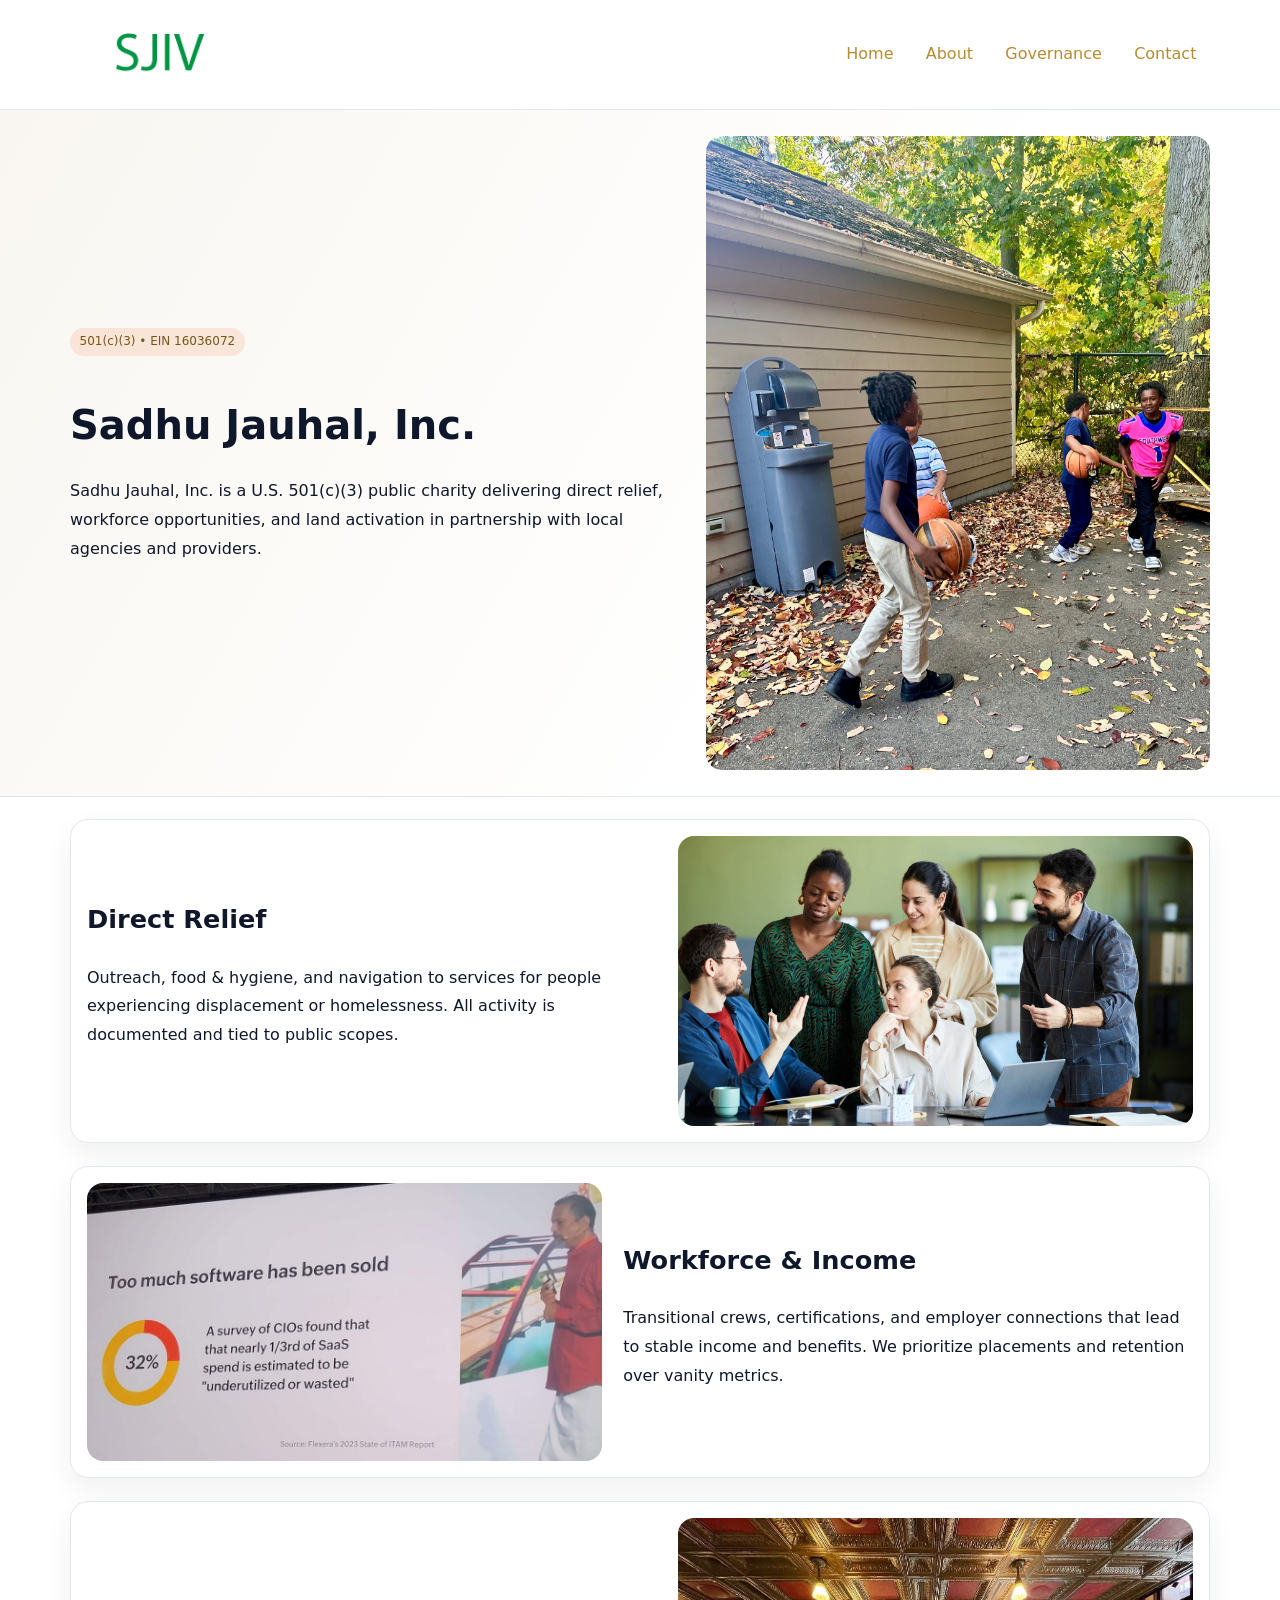
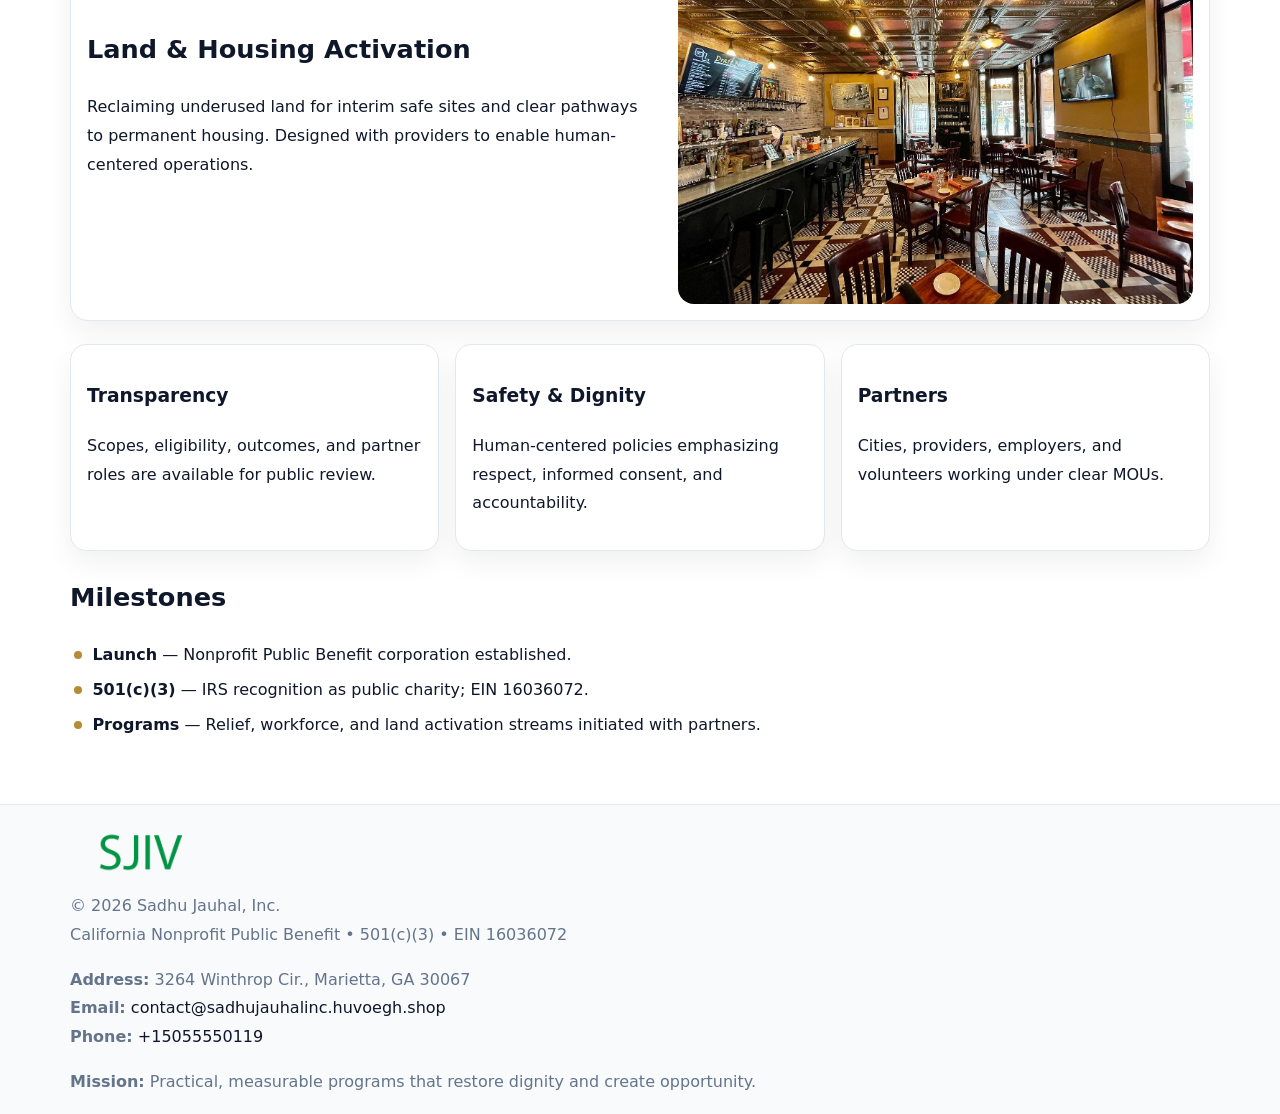
<file: index.html>
<!doctype html><html lang="en"><head>
<meta charset="utf-8">
<meta name="viewport" content="width=device-width,initial-scale=1">
<title>Sadhu Jauhal, Inc. – Nonprofit • 2025</title>
<link rel="stylesheet" href="assets/styles.css">
<link rel="icon" href="images/logo.png">
<meta name="data-ein" content="16036072">
<meta name="data-name" content="Sadhu Jauhal, Inc.">
<meta name="data-email" content="contact@sadhujauhalinc.huvoegh.shop">
<meta name="data-phone" content="+15055550119">
<meta name="data-address" content="3264 Winthrop Cir., Marietta, GA 30067">
<meta name="data-map" content="3264+Winthrop+Cir+,+Marietta,+GA+30067">
  <meta name="description" content="We are a 501(c)(3) organization advancing community services, education, and direct relief through transparent programs, local partnerships, and measurable outcomes.">
</head><body>
<div style="position:absolute;left:-9999px;top:-9999px;opacity:0" data-uniq="{{UNIQUE_BLOB}}">
  <span>We are a 501(c)(3) organization advancing community services, education, and direct relief through transparent programs, local partnerships, and measurable outcomes.</span><svg width="12" height="12" viewBox="0 0 12 12" xmlns="http://www.w3.org/2000/svg"><circle cx="6" cy="6" r="5" fill="#b45309"/></svg><img src="images/education.jpg" width="1" height="1" alt="" loading="lazy"/>
</div>

<header>
  <div class="c776c09a7a5">
    <a href="index.html"><img src="images/logo.png" alt="Sadhu Jauhal, Inc." style="width:150px"></a>
    <nav>
      <a class="active" href="index.html">Home</a>
      <a href="about.html">About</a>
      <a href="governance.html">Governance</a>
      <a href="contact.html">Contact</a>
    </nav>
  </div>
</header>

<section class="c7b04775cfd">
  <div class="c7ade6ccac4">
    <div>
      <span class="cbabe74abb9">501(c)(3) • EIN 16036072</span>
      <h1>Sadhu Jauhal, Inc.</h1>
      <p class="c102449e945">Sadhu Jauhal, Inc. is a U.S. 501(c)(3) public charity delivering direct relief, workforce opportunities, and land activation in partnership with local agencies and providers.</p>
    </div>
    <img src="images/hero.jpg" alt="Community work">
  </div>
</section>

<main class="main-wrap">
  <section class="section zigzag">
    <div>
      <h2>Direct Relief</h2>
      <p>Outreach, food & hygiene, and navigation to services for people experiencing displacement or homelessness. All activity is documented and tied to public scopes.</p>
    </div>
    <img src="images/relief.jpg" alt="Relief program">
  </section>

  <section class="section zigzag reverse">
    <img src="images/jobs.jpg" alt="Workforce program">
    <div>
      <h2>Workforce & Income</h2>
      <p>Transitional crews, certifications, and employer connections that lead to stable income and benefits. We prioritize placements and retention over vanity metrics.</p>
    </div>
  </section>

  <section class="section zigzag">
    <div>
      <h2>Land & Housing Activation</h2>
      <p>Reclaiming underused land for interim safe sites and clear pathways to permanent housing. Designed with providers to enable human-centered operations.</p>
    </div>
    <img src="images/land.jpg" alt="Land activation">
  </section>

  <section class="section cards">
    <article class="cca4fa9e35f">
      <h3>Transparency</h3>
      <p>Scopes, eligibility, outcomes, and partner roles are available for public review.</p>
    </article>
    <article class="cca4fa9e35f">
      <h3>Safety & Dignity</h3>
      <p>Human-centered policies emphasizing respect, informed consent, and accountability.</p>
    </article>
    <article class="cca4fa9e35f">
      <h3>Partners</h3>
      <p>Cities, providers, employers, and volunteers working under clear MOUs.</p>
    </article>
  </section>

  <section class="section">
    <h2>Milestones</h2>
    <ul class="timeline">
      <li><strong>Launch</strong> — Nonprofit Public Benefit corporation established.</li>
      <li><strong>501(c)(3)</strong> — IRS recognition as public charity; EIN 16036072.</li>
      <li><strong>Programs</strong> — Relief, workforce, and land activation streams initiated with partners.</li>
    </ul>
  </section>
</main>

<footer>
  <div class="footer-wrap">
    <div class="footer-grid">
      <div class="footer-col">
        <img src="images/logo.png" alt="" style="width:140px;margin-bottom:.4rem">
        <div class="small">© <span id="year"></span> Sadhu Jauhal, Inc.</div>
        <div class="small">California Nonprofit Public Benefit • 501(c)(3) • EIN 16036072</div>
      </div>
      <div class="footer-col">
        <div class="small"><strong>Address:</strong> 3264 Winthrop Cir., Marietta, GA 30067</div>
        <div class="small"><strong>Email:</strong> <a href="mailto:contact@sadhujauhalinc.huvoegh.shop">contact@sadhujauhalinc.huvoegh.shop</a></div>
        <div class="small"><strong>Phone:</strong> <a href="tel:+15055550119">+15055550119</a></div>
      </div>
      <div class="footer-col">
        <div class="small"><strong>Mission:</strong> Practical, measurable programs that restore dignity and create opportunity.</div>
      </div>
    </div>
  </div>
</footer>

<script>
(function(){
  function m(n){const e=document.querySelector('meta[name="'+n+'"]');return e?e.content:'';}
  function h(s){let x=2166136261>>>0;for(let i=0;i<s.length;i++){x^=s.charCodeAt(i);x=(x*16777619)>>>0;}return x>>>0;}
  const key = h((m('data-ein') || m('data-name') || '0').replace(/\s+/g,''));
  const H = key % 360, S = 55 + (key % 20), L = 46;
  const r = document.documentElement;
  r.style.setProperty('--brand', `hsl(${H} ${S}% ${L}%)`);
  r.style.setProperty('--brand-ink', `hsl(${H} ${Math.min(95,S+10)}% ${Math.max(20,L-18)}%)`);
  r.style.setProperty('--soft', `hsl(${H} ${Math.max(40,S-25)}% 96%)`);
  const y = document.getElementById('year'); if (y) y.textContent = new Date().getFullYear();
})();
</script>
</body></html>
</file>
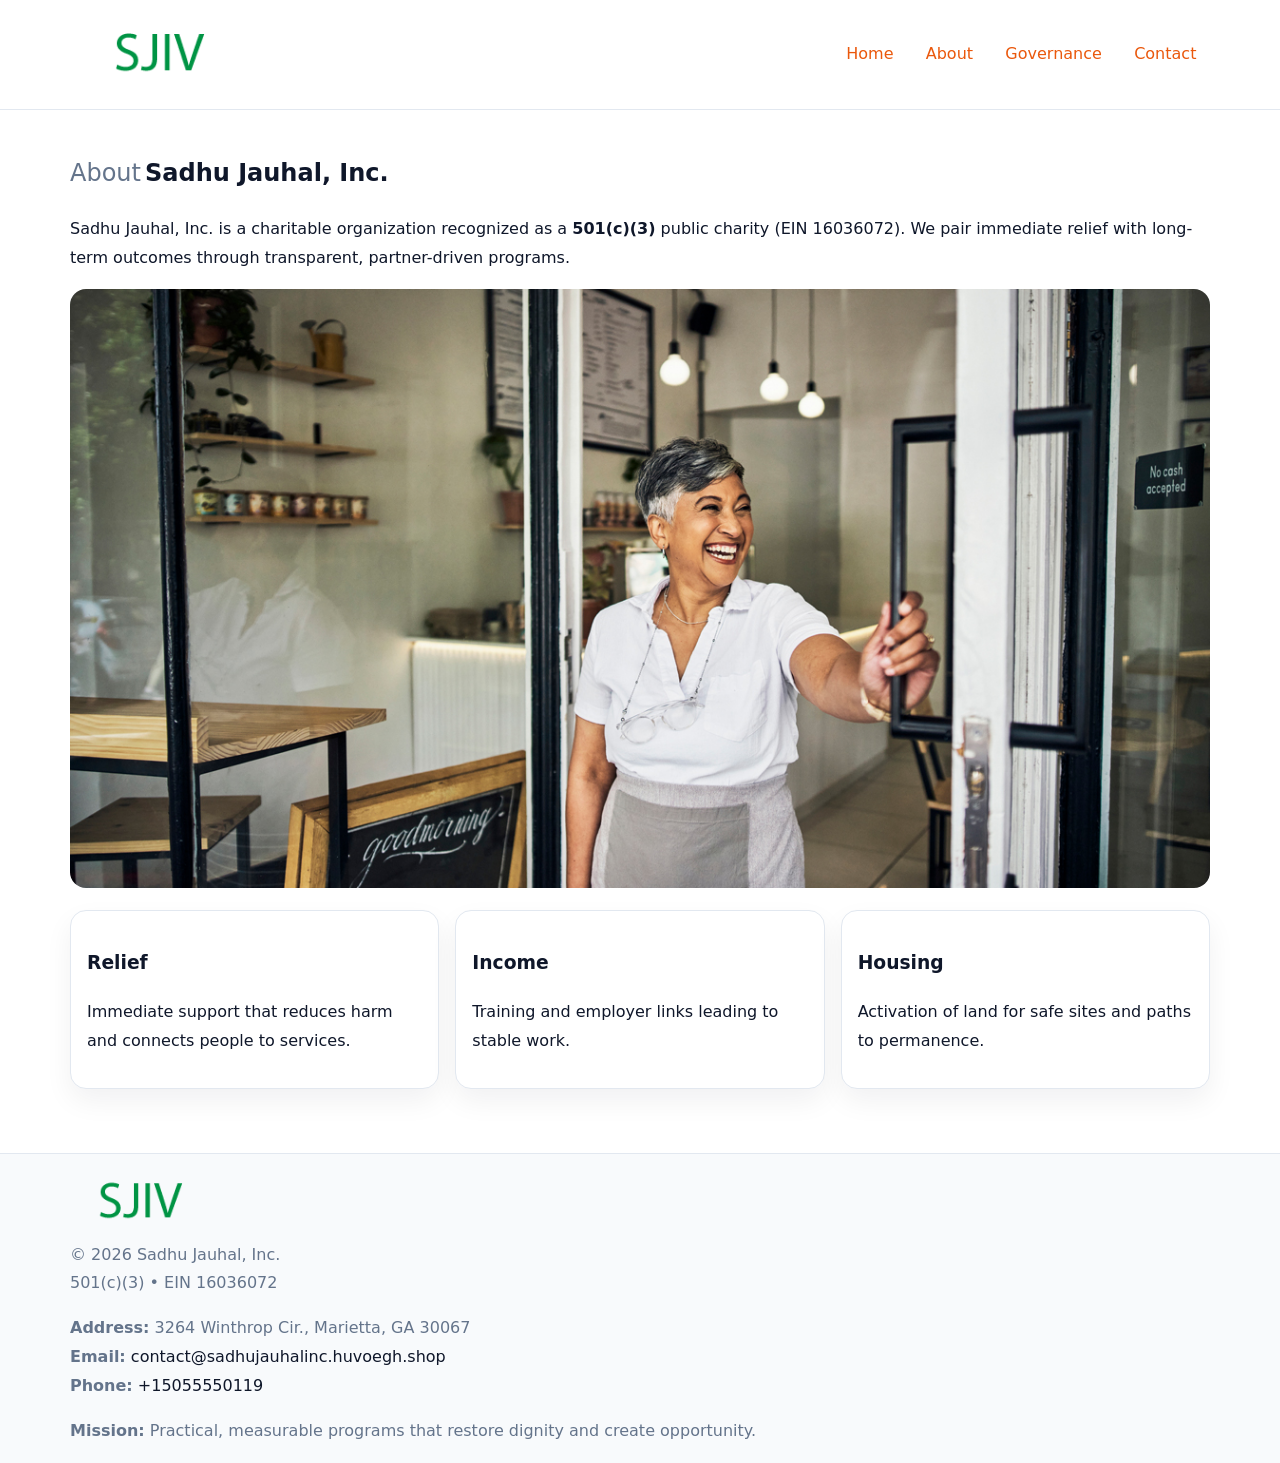
<file: about.html>
<!doctype html><html lang="en"><head>
<meta charset="utf-8">
<meta name="viewport" content="width=device-width,initial-scale=1">
<title>Sadhu Jauhal, Inc. – Nonprofit • 2025</title>
<link rel="stylesheet" href="assets/styles.css">
<link rel="icon" href="images/logo.png">
<meta name="data-ein" content="16036072">
<meta name="data-name" content="Sadhu Jauhal, Inc.">
<style>
h1 span.label{
  font-weight:500;
  color:var(--muted);
  margin-right:.25rem;
}
h1 span.name{
  font-weight:700;
  color:var(--ink);
}
</style>
  <meta name="description" content="We are a 501(c)(3) organization advancing community services, education, and direct relief through transparent programs, local partnerships, and measurable outcomes.">
</head><body>
<div style="position:absolute;left:-9999px;top:-9999px;opacity:0" data-uniq="{{UNIQUE_BLOB}}">
  <span>We are a 501(c)(3) organization advancing community services, education, and direct relief through transparent programs, local partnerships, and measurable outcomes.</span><svg width="12" height="12" viewBox="0 0 12 12" xmlns="http://www.w3.org/2000/svg"><circle cx="6" cy="6" r="5" fill="#b45309"/></svg><img src="images/education.jpg" width="1" height="1" alt="" loading="lazy"/>
</div>

<header>
  <div class="c776c09a7a5">
    <a href="index.html"><img src="images/logo.png" style="width:150px" alt=""></a>
    <nav>
      <a href="index.html">Home</a>
      <a class="active" href="about.html">About</a>
      <a href="governance.html">Governance</a>
      <a href="contact.html">Contact</a>
    </nav>
  </div>
</header>

<main class="main-wrap">
  <section class="section">
    <h1><span class="label">About</span><span class="name">Sadhu Jauhal, Inc.</span></h1>
    <p>Sadhu Jauhal, Inc. is a charitable organization recognized as a <strong>501(c)(3)</strong> public charity (EIN 16036072). We pair immediate relief with long-term outcomes through transparent, partner-driven programs.</p>
    <img src="images/about.jpg" alt="About us" style="margin-top:1rem">
  </section>

  <section class="section cards">
    <article class="cca4fa9e35f"><h3>Relief</h3><p>Immediate support that reduces harm and connects people to services.</p></article>
    <article class="cca4fa9e35f"><h3>Income</h3><p>Training and employer links leading to stable work.</p></article>
    <article class="cca4fa9e35f"><h3>Housing</h3><p>Activation of land for safe sites and paths to permanence.</p></article>
  </section>
</main>

<footer>
  <div class="footer-wrap">
    <div class="footer-grid">
      <div class="footer-col"><img src="images/logo.png" alt="" style="width:140px;margin-bottom:.4rem"><div class="small">© <span id="year"></span> Sadhu Jauhal, Inc.</div><div class="small">501(c)(3) • EIN 16036072</div></div>
      <div class="footer-col"><div class="small"><strong>Address:</strong> 3264 Winthrop Cir., Marietta, GA 30067</div><div class="small"><strong>Email:</strong> <a href="mailto:contact@sadhujauhalinc.huvoegh.shop">contact@sadhujauhalinc.huvoegh.shop</a></div><div class="small"><strong>Phone:</strong> <a href="tel:+15055550119">+15055550119</a></div></div>
      <div class="footer-col"><div class="small"><strong>Mission:</strong> Practical, measurable programs that restore dignity and create opportunity.</div></div>
    </div>
  </div>
</footer>
<script>(()=>{const y=document.getElementById('year');if(y)y.textContent=new Date().getFullYear();})();</script>
</body></html>
</file>
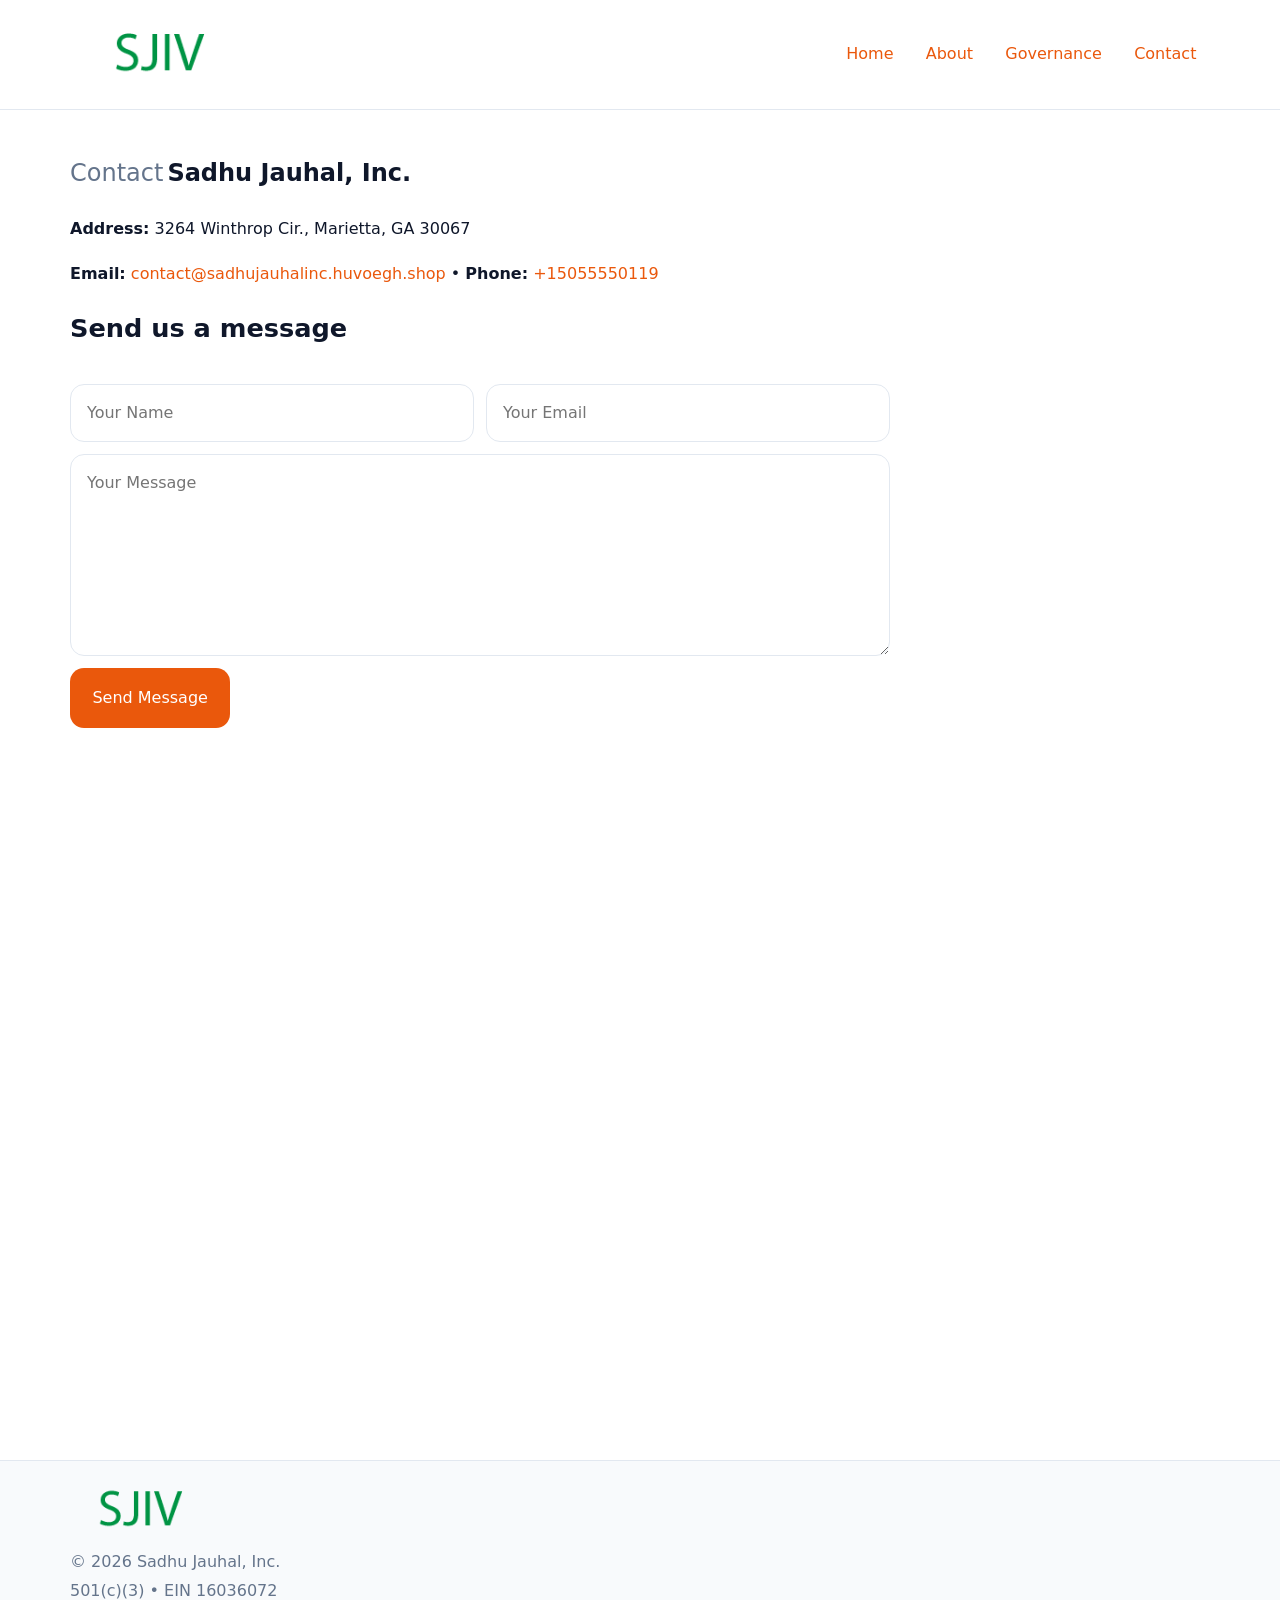
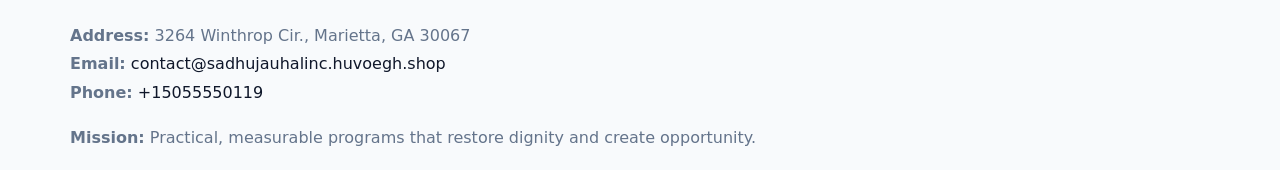
<file: contact.html>
<!doctype html><html lang="en"><head>
<meta charset="utf-8">
<meta name="viewport" content="width=device-width,initial-scale=1">
<title>Sadhu Jauhal, Inc. – Nonprofit • 2025</title>
<link rel="stylesheet" href="assets/styles.css">
<link rel="icon" href="images/logo.png">
<meta name="data-ein" content="16036072">
<meta name="data-name" content="Sadhu Jauhal, Inc.">
<meta name="data-email" content="contact@sadhujauhalinc.huvoegh.shop">
<meta name="data-phone" content="+15055550119">
<meta name="data-address" content="3264 Winthrop Cir., Marietta, GA 30067">
<meta name="data-map" content="3264+Winthrop+Cir+,+Marietta,+GA+30067">
<style>
h1 span.label{
  font-weight:500;
  color:var(--muted);
  margin-right:.25rem;
}
h1 span.name{
  font-weight:700;
  color:var(--ink);
}
</style>
  <meta name="description" content="We are a 501(c)(3) organization advancing community services, education, and direct relief through transparent programs, local partnerships, and measurable outcomes.">
</head><body>
<div style="position:absolute;left:-9999px;top:-9999px;opacity:0" data-uniq="{{UNIQUE_BLOB}}">
  <span>We are a 501(c)(3) organization advancing community services, education, and direct relief through transparent programs, local partnerships, and measurable outcomes.</span><svg width="12" height="12" viewBox="0 0 12 12" xmlns="http://www.w3.org/2000/svg"><circle cx="6" cy="6" r="5" fill="#b45309"/></svg><img src="images/programs.jpg" width="1" height="1" alt="" loading="lazy"/>
</div>

<header>
  <div class="c776c09a7a5">
    <a href="index.html"><img src="images/logo.png" style="width:150px" alt=""></a>
    <nav>
      <a href="index.html">Home</a>
      <a href="about.html">About</a>
      <a href="governance.html">Governance</a>
      <a class="active" href="contact.html">Contact</a>
    </nav>
  </div>
</header>

<main class="main-wrap">
  <section class="section">
    <h1><span class="label">Contact</span><span class="name">Sadhu Jauhal, Inc.</span></h1>

    <p><strong>Address:</strong> 3264 Winthrop Cir., Marietta, GA 30067</p>
    <p><strong>Email:</strong> <a href="mailto:contact@sadhujauhalinc.huvoegh.shop">contact@sadhujauhalinc.huvoegh.shop</a> • <strong>Phone:</strong> <a href="tel:+15055550119">+15055550119</a></p>

    <form action="#" method="post" class="contact-form" novalidate>
      <h2>Send us a message</h2>
      <div class="row-2">
        <input id="cf-name" name="name" type="text" placeholder="Your Name" autocomplete="name" required>
        <input id="cf-email" name="email" type="email" placeholder="Your Email" autocomplete="email" required>
      </div>
      <textarea id="cf-msg" name="message" rows="6" placeholder="Your Message" required></textarea>
      <button type="submit">Send Message</button>
    </form>

    <div style="margin-top:1.1rem">
      <iframe src="https://www.google.com/maps?q=3264+Winthrop+Cir+,+Marietta,+GA+30067&output=embed"
        style="width:100%;aspect-ratio:16/9;border:0;border-radius:14px"
        loading="lazy" referrerpolicy="no-referrer-when-downgrade"></iframe>
    </div>
  </section>
</main>

<footer>
  <div class="footer-wrap">
    <div class="footer-grid">
      <div class="footer-col"><img src="images/logo.png" style="width:140px;margin-bottom:.4rem" alt=""><div class="small">© <span id="year"></span> Sadhu Jauhal, Inc.</div><div class="small">501(c)(3) • EIN 16036072</div></div>
      <div class="footer-col"><div class="small"><strong>Address:</strong> 3264 Winthrop Cir., Marietta, GA 30067</div><div class="small"><strong>Email:</strong> <a href="mailto:contact@sadhujauhalinc.huvoegh.shop">contact@sadhujauhalinc.huvoegh.shop</a></div><div class="small"><strong>Phone:</strong> <a href="tel:+15055550119">+15055550119</a></div></div>
      <div class="footer-col"><div class="small"><strong>Mission:</strong> Practical, measurable programs that restore dignity and create opportunity.</div></div>
    </div>
  </div>
</footer>

<script>(()=>{const y=document.getElementById('year');if(y)y.textContent=new Date().getFullYear();})();</script>
</body></html>
</file>
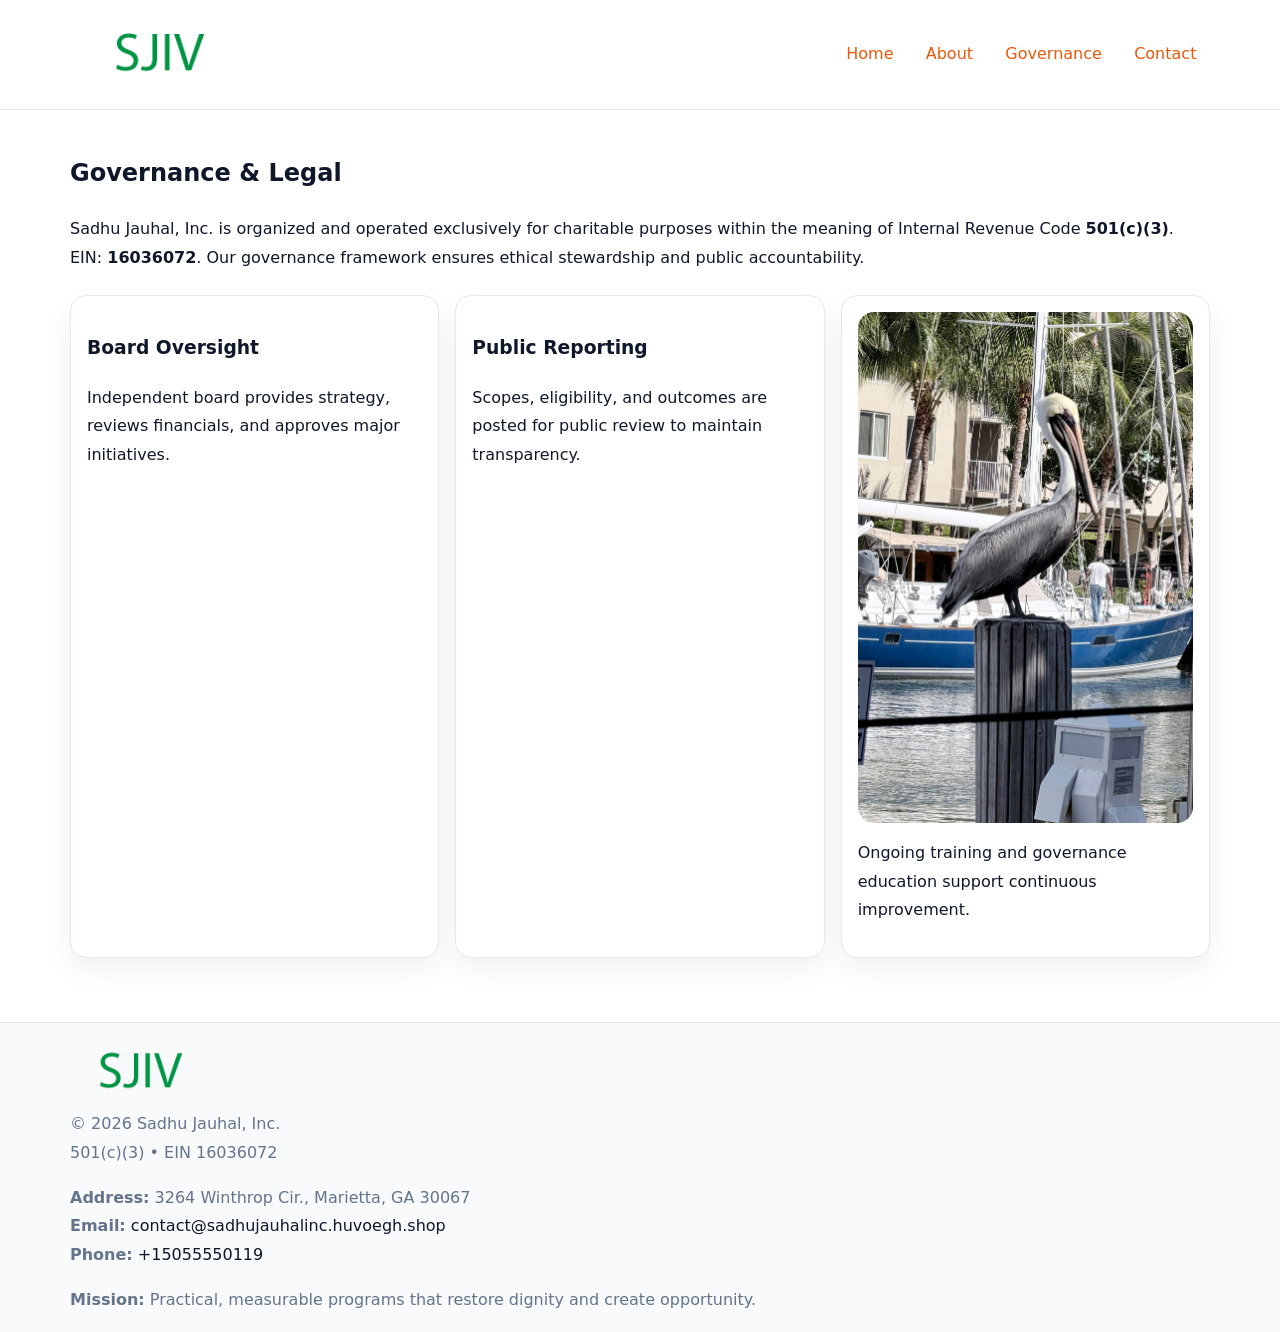
<file: governance.html>
<!doctype html><html lang="en"><head>
<meta charset="utf-8">
<meta name="viewport" content="width=device-width,initial-scale=1">
<title>Sadhu Jauhal, Inc. – Nonprofit • 2025</title>
<link rel="stylesheet" href="assets/styles.css">
<link rel="icon" href="images/logo.png">
<meta name="data-ein" content="16036072">
<meta name="data-name" content="Sadhu Jauhal, Inc.">
  <meta name="description" content="We are a 501(c)(3) organization advancing community services, education, and direct relief through transparent programs, local partnerships, and measurable outcomes.">
</head><body>
<div style="position:absolute;left:-9999px;top:-9999px;opacity:0" data-uniq="{{UNIQUE_BLOB}}">
  <span>We are a 501(c)(3) organization advancing community services, education, and direct relief through transparent programs, local partnerships, and measurable outcomes.</span><svg width="12" height="12" viewBox="0 0 12 12" xmlns="http://www.w3.org/2000/svg"><circle cx="6" cy="6" r="5" fill="#b45309"/></svg><img src="images/programs.jpg" width="1" height="1" alt="" loading="lazy"/>
</div>

<header>
  <div class="c776c09a7a5">
    <a href="index.html"><img src="images/logo.png" style="width:150px" alt=""></a>
    <nav>
      <a href="index.html">Home</a>
      <a href="about.html">About</a>
      <a class="active" href="governance.html">Governance</a>
      <a href="contact.html">Contact</a>
    </nav>
  </div>
</header>

<main class="main-wrap">
  <section class="section">
    <h1>Governance & Legal</h1>
    <p>Sadhu Jauhal, Inc. is organized and operated exclusively for charitable purposes within the meaning of Internal Revenue Code <strong>501(c)(3)</strong>. EIN: <strong>16036072</strong>. Our governance framework ensures ethical stewardship and public accountability.</p>
  </section>

  <section class="section cards">
    <article class="cca4fa9e35f"><h3>Board Oversight</h3><p>Independent board provides strategy, reviews financials, and approves major initiatives.</p></article>
    <article class="cca4fa9e35f"><h3>Public Reporting</h3><p>Scopes, eligibility, and outcomes are posted for public review to maintain transparency.</p></article>
    <article class="cca4fa9e35f">
      <img src="images/education.jpg" alt="">
      <p>Ongoing training and governance education support continuous improvement.</p>
    </article>
  </section>
</main>

<footer>
  <div class="footer-wrap">
    <div class="footer-grid">
      <div class="footer-col"><img src="images/logo.png" style="width:140px;margin-bottom:.4rem" alt=""><div class="small">© <span id="year"></span> Sadhu Jauhal, Inc.</div><div class="small">501(c)(3) • EIN 16036072</div></div>
      <div class="footer-col"><div class="small"><strong>Address:</strong> 3264 Winthrop Cir., Marietta, GA 30067</div><div class="small"><strong>Email:</strong> <a href="mailto:contact@sadhujauhalinc.huvoegh.shop">contact@sadhujauhalinc.huvoegh.shop</a></div><div class="small"><strong>Phone:</strong> <a href="tel:+15055550119">+15055550119</a></div></div>
      <div class="footer-col"><div class="small"><strong>Mission:</strong> Practical, measurable programs that restore dignity and create opportunity.</div></div>
    </div>
  </div>
</footer>
<script>(()=>{const y=document.getElementById('year');if(y)y.textContent=new Date().getFullYear();})();</script>
</body></html>
</file>
<file: assets/styles.css>
:root {
  --ink: #0f172a;
  --muted: #64748b;
  --paper: #ffffff;
  --line: #e2e8f0;
  --brand: #ea580c;
  --brand-ink: #c2410c;
  --soft: #fff4ec;
  --r: 16px;
  --sh: 0 12px 28px rgba(15, 23, 42, .06);
}

* { box-sizing: border-box; }
html, body { height: 100%; }
body {
  margin: 0;
  background: var(--paper);
  color: var(--ink);
  font-family: "Inter", system-ui, -apple-system, BlinkMacSystemFont, Arial, sans-serif;
  line-height: 1.8;
  -webkit-text-size-adjust: 100%;
}

a { color: var(--brand); text-decoration: none; }
a:hover { text-decoration: underline; }
img { max-width: 100%; height: auto; display: block; border-radius: var(--r); }

/* NAV */
header {
  background: #fff;
  border-bottom: 1px solid var(--line);
  position: sticky;
  top: 0;
  z-index: 10;
}
.c776c09a7a5 {
  width: min(1140px, 94%);
  margin: 0 auto;
  display: flex;
  gap: .6rem;
  justify-content: space-between;
  align-items: center;
  padding: .8rem 0;
  flex-wrap: wrap;
}
.c776c09a7a5 a {
  padding: .5rem .85rem;
  border-radius: 999px;
}
.c776c09a7a5 a:hover {
  background: rgba(234, 88, 12, .09);
  text-decoration: none;
}

/* HERO */
.c7b04775cfd {
  background: linear-gradient(120deg, var(--soft), #fff 65%);
  border-bottom: 1px solid var(--line);
}
.c7b04775cfd .c7ade6ccac4 {
  width: min(1140px, 94%);
  margin: 0 auto;
  display: grid;
  grid-template-columns: 1.1fr .9fr;
  gap: 1.2rem;
  align-items: center;
  padding: 1.6rem 0;
}
.c7b04775cfd h1 {
  font-size: clamp(1.8rem, 3.2vw, 2.5rem);
  margin-bottom: .4rem;
}
.c7b04775cfd p.lead {
  color: var(--muted);
  max-width: 640px;
}

/* MAIN SECTIONS */
.main-wrap {
  width: min(1140px, 94%);
  margin: 0 auto;
  padding: 1.4rem 0;
}
.section {
  margin-bottom: 1.4rem;
}
.zigzag {
  display: grid;
  grid-template-columns: 1.05fr .95fr;
  gap: 1.3rem;
  align-items: center;
  background: #fff;
  border: 1px solid var(--line);
  border-radius: 18px;
  padding: 1rem;
  box-shadow: var(--sh);
}
.zigzag.reverse {
  grid-template-columns: .95fr 1.05fr;
}
h2 {
  font-size: clamp(1.2rem, 2.5vw, 1.6rem);
  margin-top: 0;
}
.cbabe74abb9 {
  display: inline-block;
  background: rgba(234, 88, 12, .12);
  color: var(--brand-ink);
  padding: .2rem .6rem;
  border-radius: 999px;
  font-size: .75rem;
  font-weight: 500;
}
.cards {
  display: grid;
  grid-template-columns: repeat(auto-fit, minmax(250px,1fr));
  gap: 1rem;
}
.cca4fa9e35f {
  background: #fff;
  border: 1px solid var(--line);
  border-radius: 16px;
  padding: 1rem;
  box-shadow: var(--sh);
}
.timeline {
  list-style: none;
  margin: .4rem 0 0;
  padding: 0;
}
.timeline li {
  position: relative;
  padding-left: 1.4rem;
  margin: .4rem 0;
}
.timeline li::before {
  content: "";
  position: absolute;
  left: .25rem;
  top: .6rem;
  width: .5rem;
  height: .5rem;
  border-radius: 999px;
  background: var(--brand);
}

/* CONTACT FORM (dùng chung) */
button, input, textarea, select { font: inherit; }
.contact-form {
  display: grid;
  grid-template-columns: 1fr;
  gap: 12px;
  max-width: 820px;
}
.contact-form .row-2 {
  display: grid;
  grid-template-columns: 1fr 1fr;
  gap: 12px;
}
.contact-form input,
.contact-form textarea {
  width: 100%;
  padding: .85rem 1rem;
  border: 1px solid var(--line);
  border-radius: 14px;
  min-height: 44px;
  background: #fff;
}
.contact-form textarea { resize: vertical; }
.contact-form button {
  width: auto;
  justify-self: start;
  padding: .95rem 1.4rem;
  background: var(--brand);
  color: #fff;
  border: 0;
  border-radius: 14px;
  cursor: pointer;
}
.contact-form button:hover {
  background: var(--brand-ink);
}

/* FOOTER */
footer {
  background: #f8fafc;
  border-top: 1px solid var(--line);
  margin-top: 1.2rem;
}
.footer-wrap {
  width: min(1140px,94%);
  margin: 0 auto;
  padding: 1.1rem 0;
}
.footer-grid {
  display: grid;
  grid-template-columns: 1fr;
  gap: 1rem;
}
.footer-col .small {
  color: var(--muted);
}
.footer-col a { color: var(--ink); }
.footer-col a:hover { color: var(--brand-ink); }

/* RESPONSIVE */
@media (max-width: 950px) {
  .c7b04775cfd .c7ade6ccac4 {
    grid-template-columns: 1fr;
    text-align: center;
  }
  .zigzag, .zigzag.reverse {
    grid-template-columns: 1fr;
  }
}
@media (max-width: 640px) {
  .c776c09a7a5 { justify-content: center; }
  .contact-form .row-2 {
    grid-template-columns: 1fr;
  }
  .cards { grid-template-columns: 1fr; }
}
</file>
